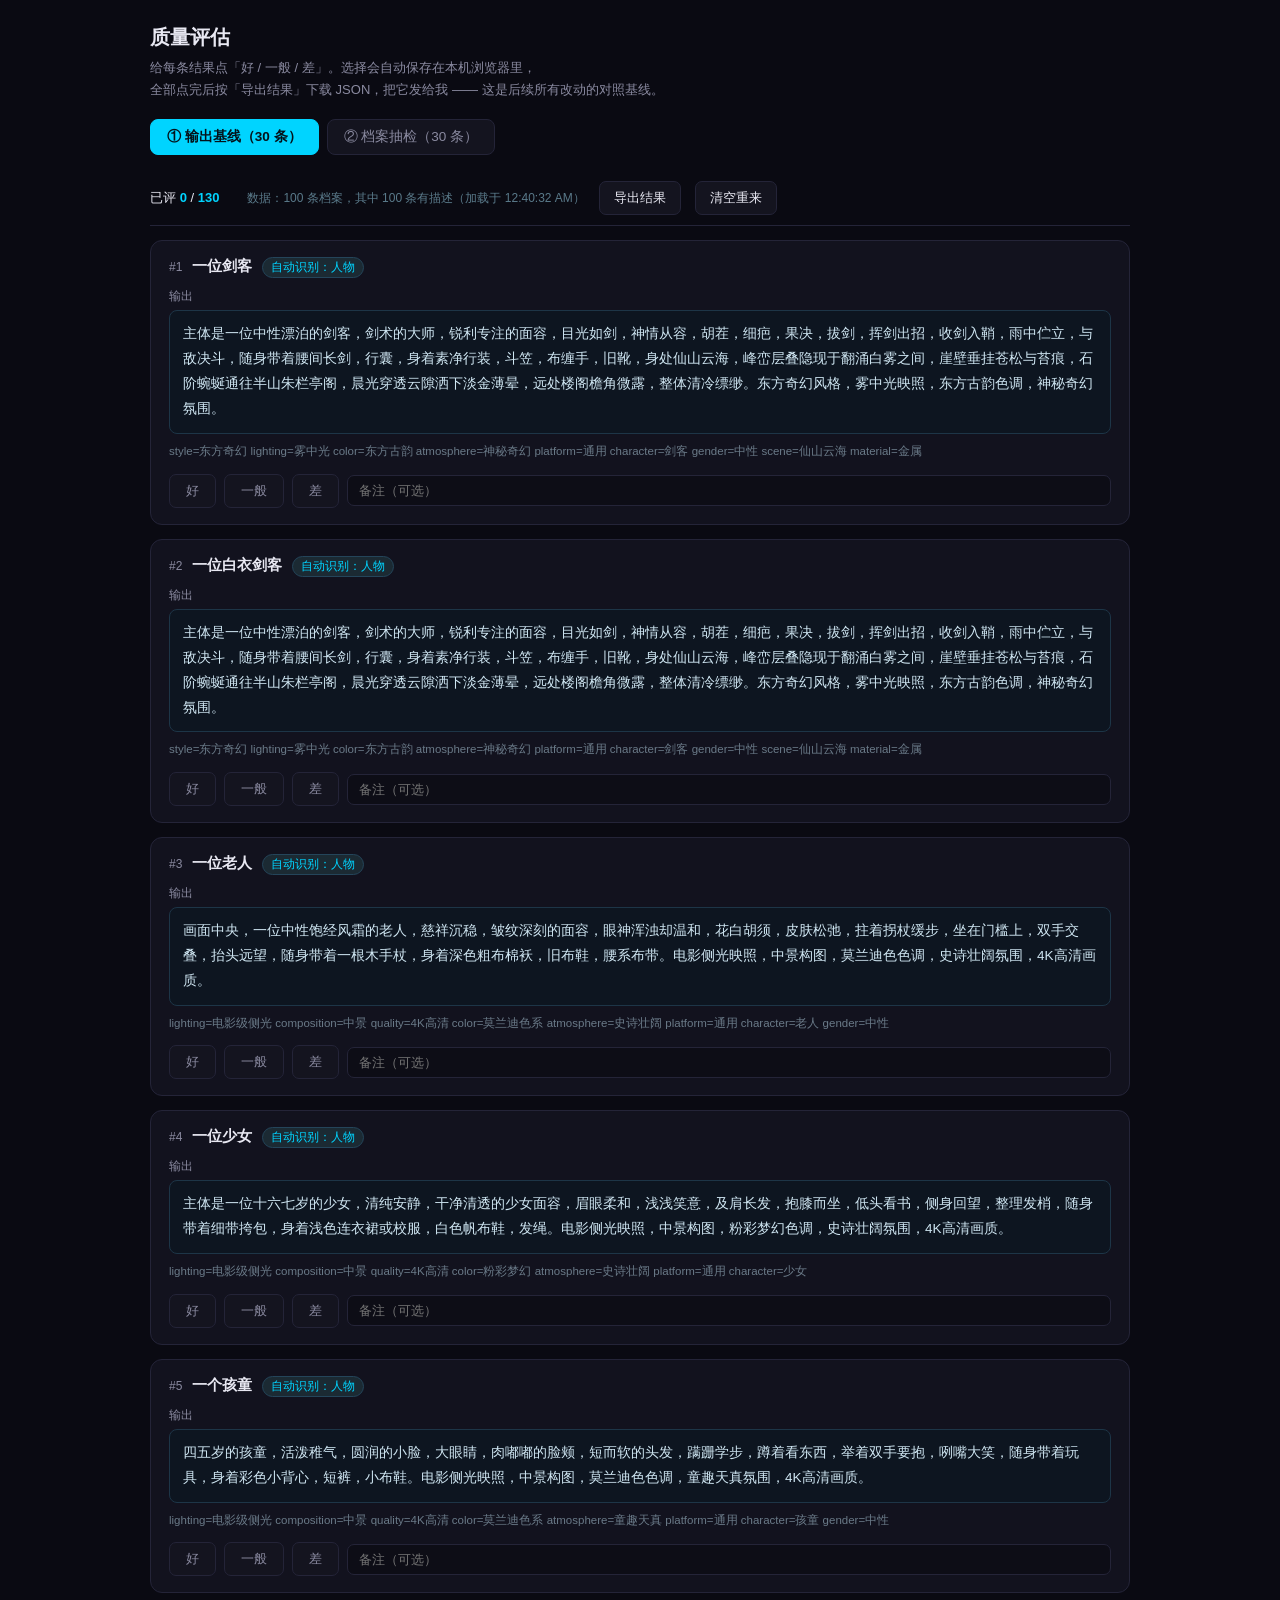
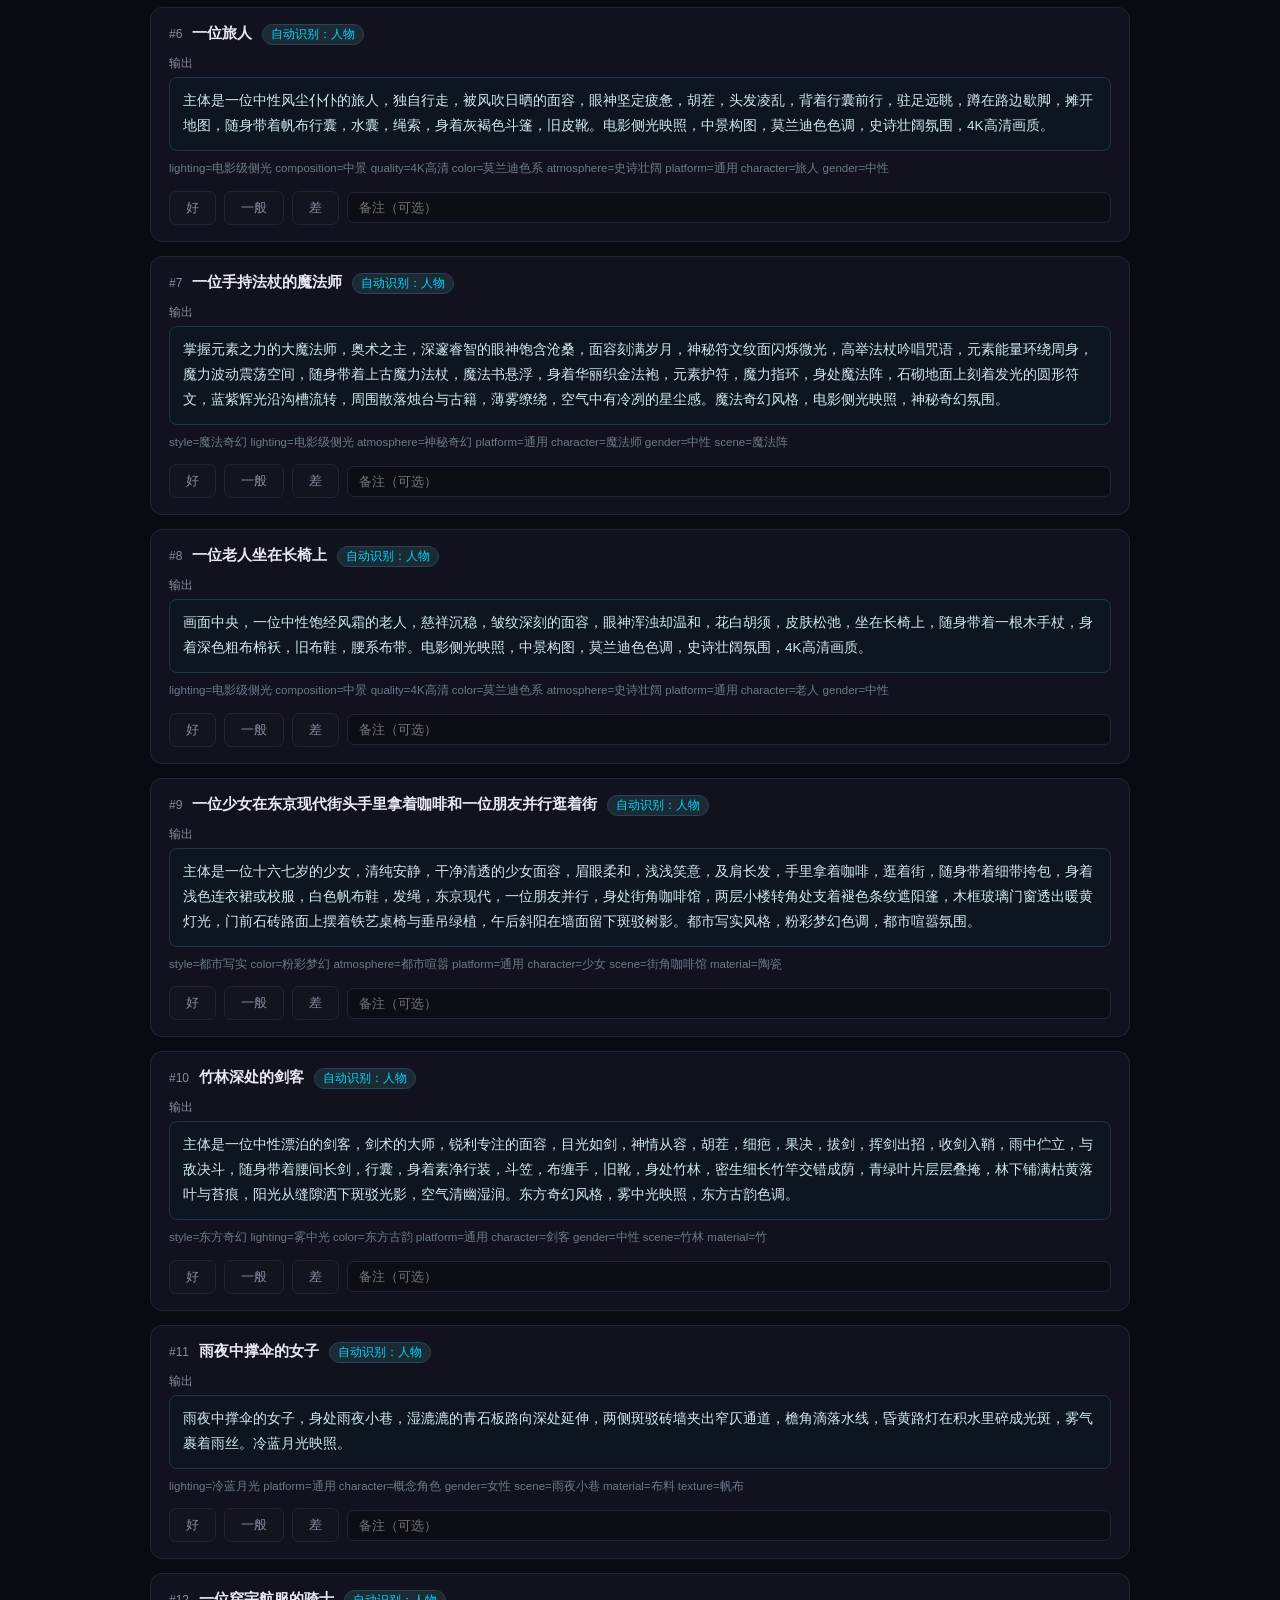
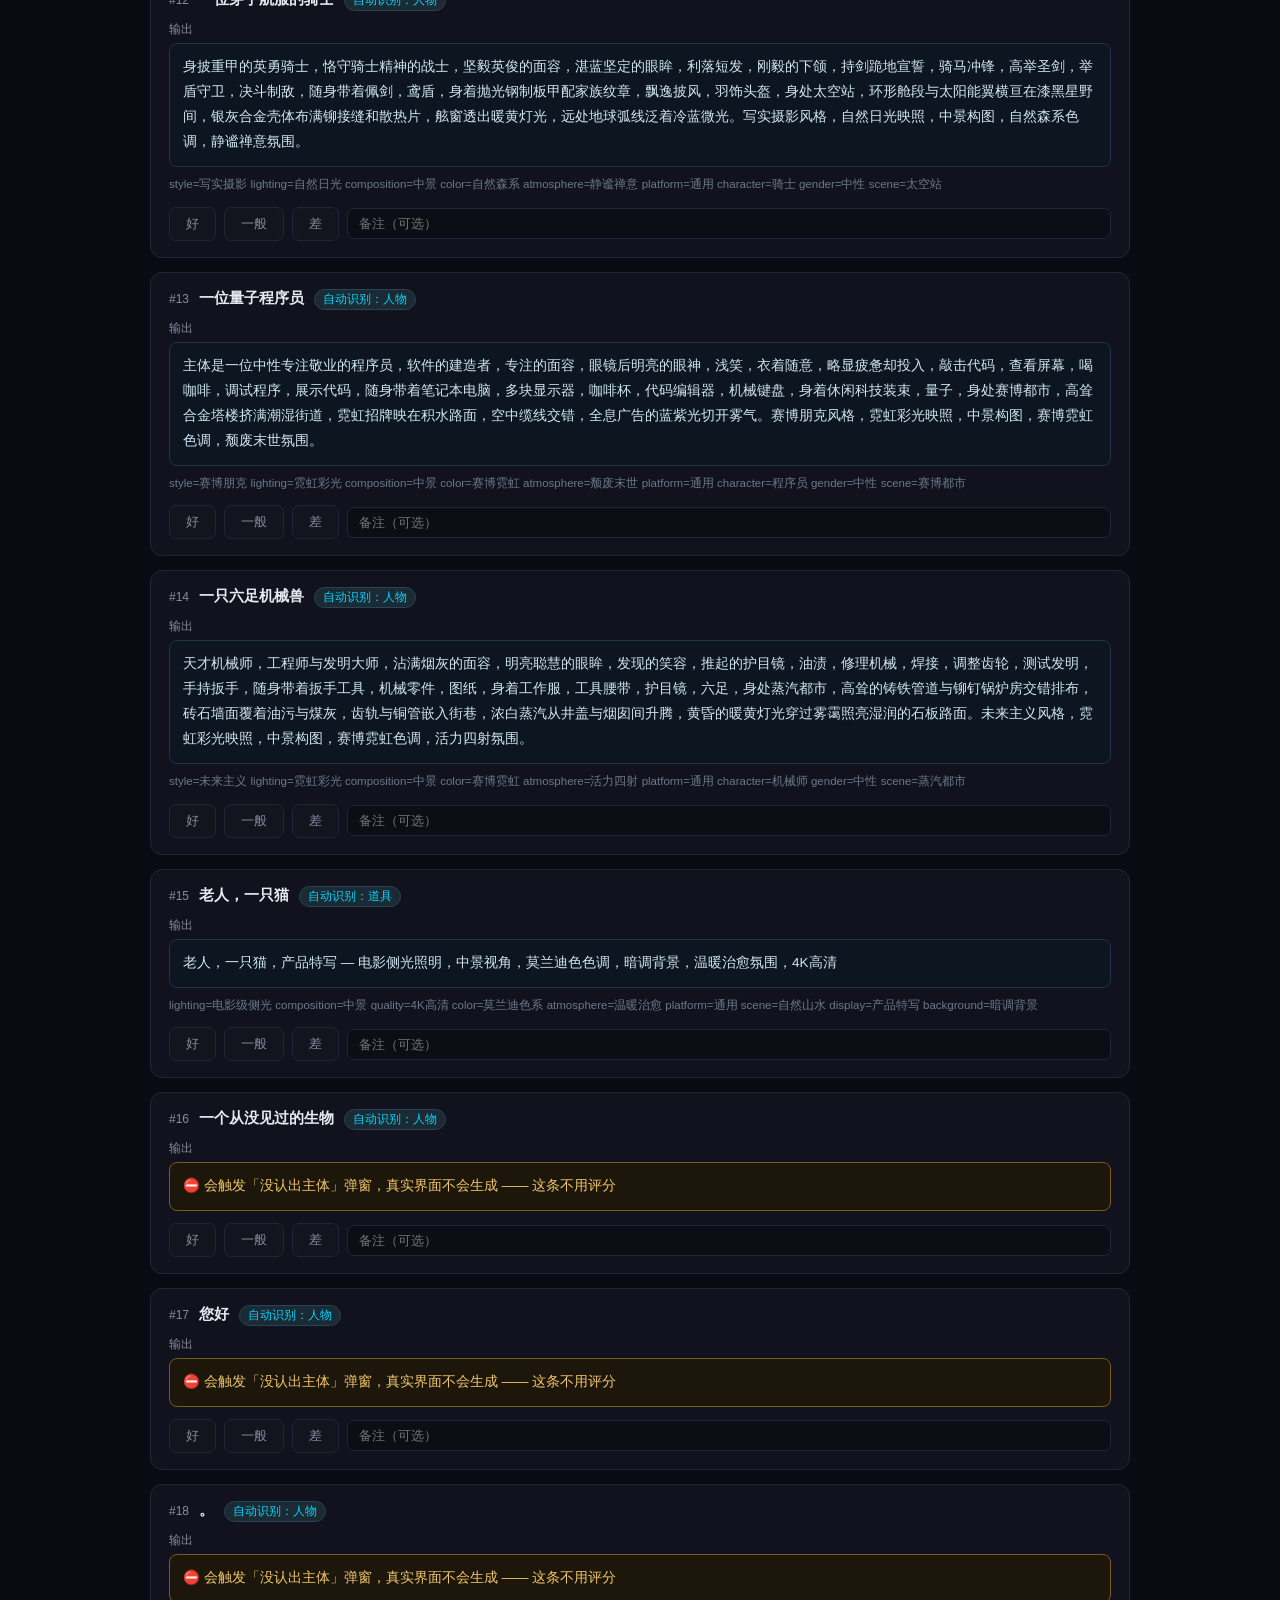
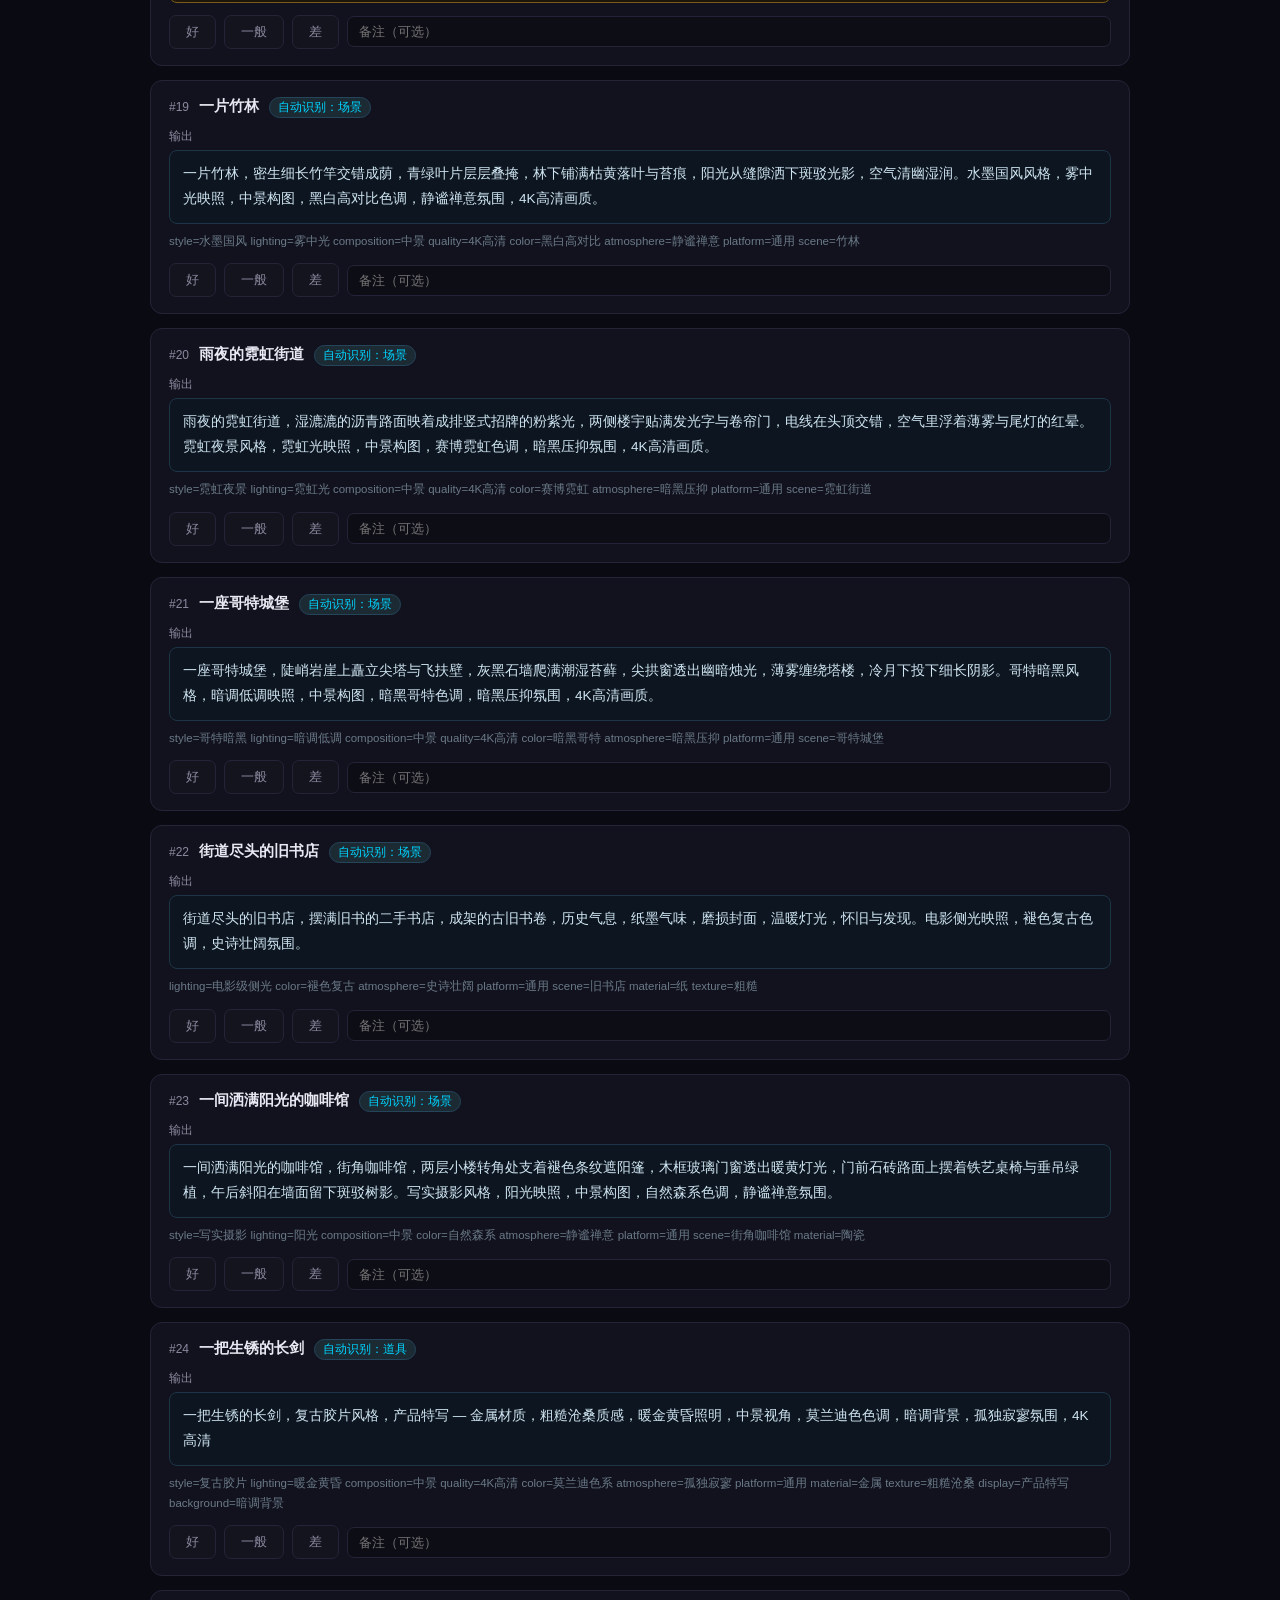
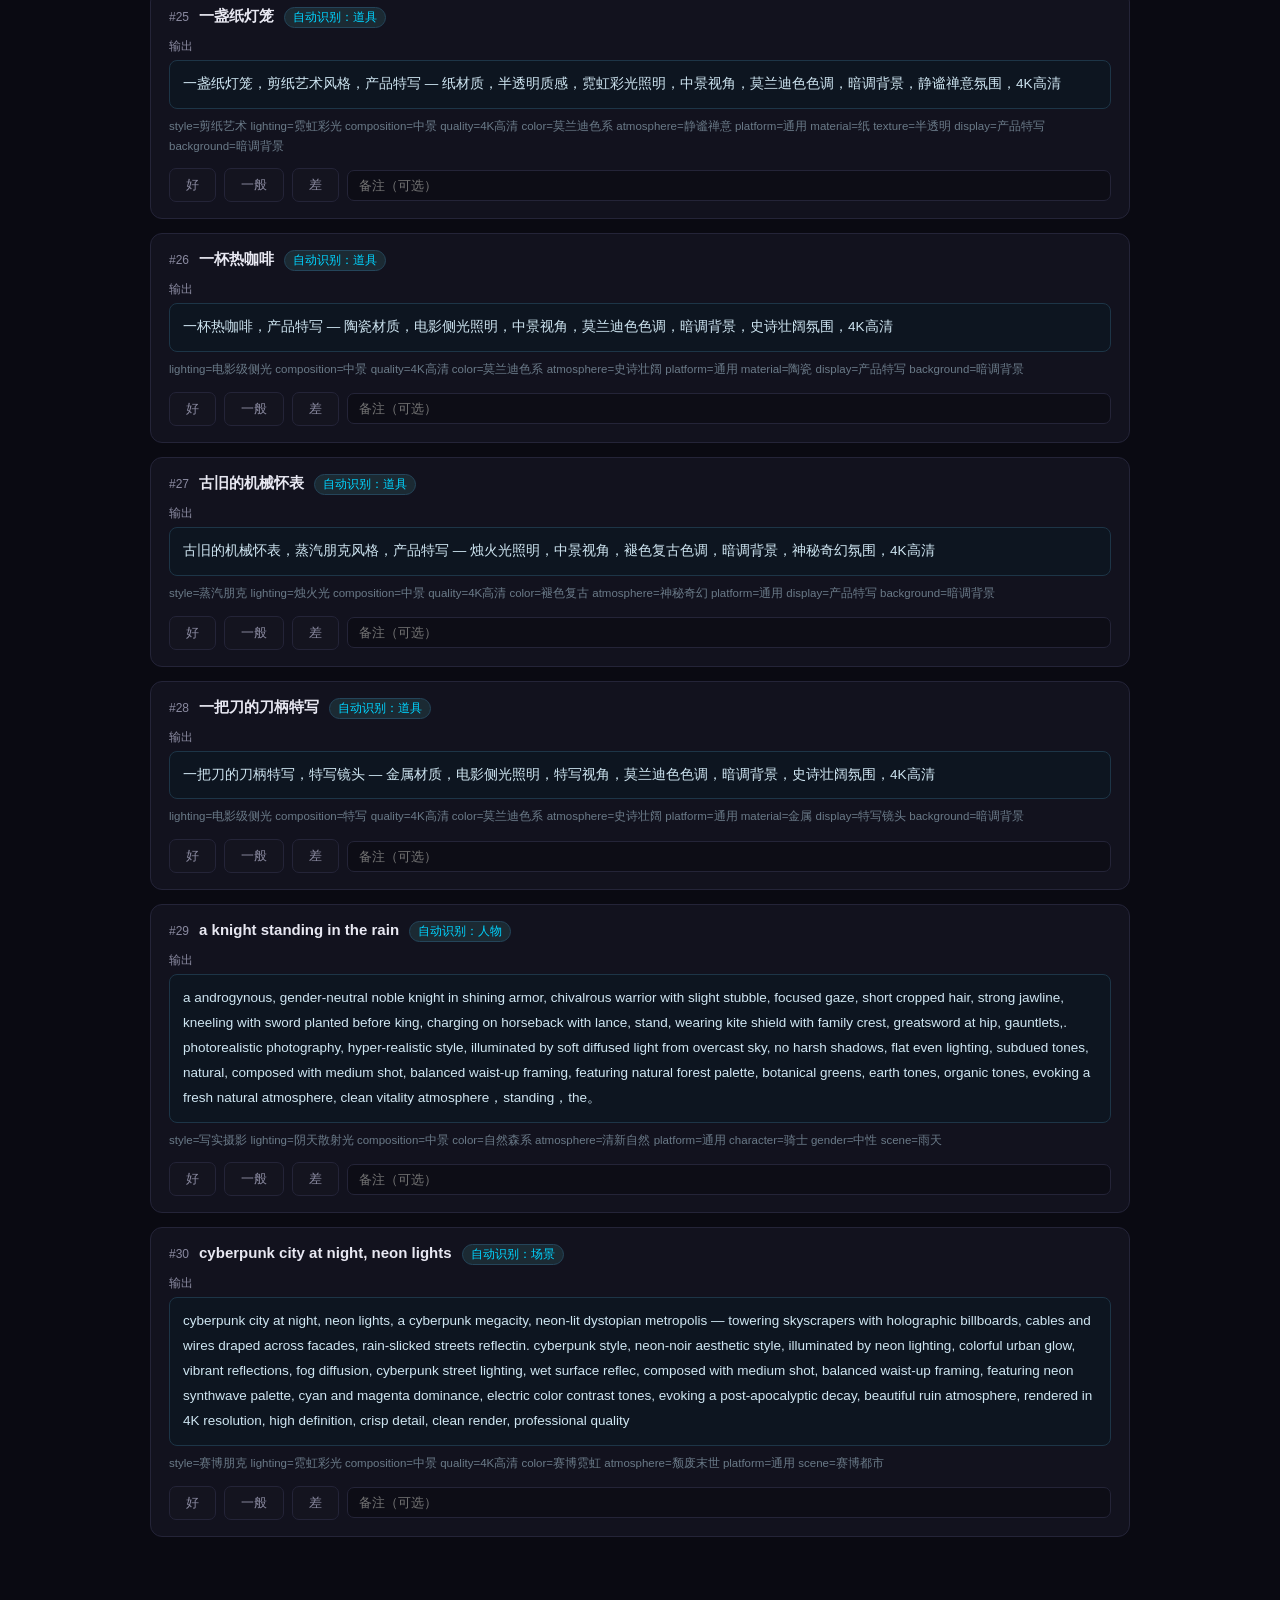
<file: review.html>
<!DOCTYPE html>
<html lang="zh-CN">
<head>
<meta charset="UTF-8">
<meta name="viewport" content="width=device-width, initial-scale=1">
<title>PromptLab · 质量评估</title>
<style>
  :root {
    --bg:#0a0a12; --card:#12121e; --line:#242438; --ink:#e8e8f2;
    --dim:#8a8aa0; --cyan:#00d4ff; --good:#22c55e; --mid:#f59e0b; --bad:#ef4444;
  }
  * { box-sizing: border-box; }
  body {
    margin:0; background:var(--bg); color:var(--ink);
    font-family: -apple-system, "Segoe UI", "Microsoft YaHei", sans-serif;
    padding: 24px 16px 80px;
  }
  .wrap { max-width: 980px; margin: 0 auto; }
  h1 { font-size: 20px; margin: 0 0 6px; }
  .sub { color: var(--dim); font-size: 13px; margin-bottom: 18px; line-height:1.7; }
  .tabs { display:flex; gap:8px; margin-bottom:16px; flex-wrap:wrap; }
  .tab {
    padding: 8px 16px; border-radius: 8px; border:1px solid var(--line);
    background: #14141f; color: var(--dim); cursor: pointer; font-size: 13.5px;
  }
  .tab.active { background: var(--cyan); color:#04121a; border-color: var(--cyan); font-weight:700; }
  .bar {
    position: sticky; top:0; z-index:10; background:var(--bg);
    padding: 10px 0; margin-bottom: 14px; border-bottom:1px solid var(--line);
    display:flex; align-items:center; gap:14px; flex-wrap:wrap; font-size:13px;
  }
  .bar b { color: var(--cyan); }
  .btn {
    padding: 7px 14px; border-radius:7px; border:1px solid var(--line);
    background:#14141f; color:var(--ink); cursor:pointer; font-size:13px;
  }
  .btn:hover { border-color: var(--cyan); }
  .card {
    background: var(--card); border:1px solid var(--line); border-radius: 12px;
    padding: 16px 18px; margin-bottom: 14px;
  }
  .head { display:flex; align-items:baseline; gap:10px; flex-wrap:wrap; margin-bottom:10px; }
  .no { color:var(--dim); font-size:12px; font-variant-numeric: tabular-nums; }
  .q { font-size:15px; font-weight:600; }
  .tag {
    font-size:11.5px; padding:2px 8px; border-radius:20px;
    background:#1b2a33; color:var(--cyan); border:1px solid #24455a;
  }
  .tag.kind { background:#2a2440; color:#c4a8ff; border-color:#3b3160; }
  .label { font-size:12px; color:var(--dim); margin: 10px 0 5px; }
  .out {
    background:#0d1520; border:1px solid #1d3547; border-radius:8px;
    padding: 11px 13px; font-size:13.5px; line-height:1.85; color:#cfe6f2;
    white-space: pre-wrap; word-break: break-word;
  }
  .dims { font-size:11.5px; color:#6a7a88; margin-top:8px; line-height:1.7; }
  .rate { display:flex; gap:8px; margin-top:12px; flex-wrap:wrap; align-items:center; }
  .r {
    padding: 7px 16px; border-radius:7px; border:1px solid var(--line);
    background:#14141f; color:var(--dim); cursor:pointer; font-size:13px;
  }
  .r.good.on { background:var(--good); color:#04120a; border-color:var(--good); font-weight:700; }
  .r.mid.on  { background:var(--mid);  color:#1a1000; border-color:var(--mid);  font-weight:700; }
  .r.bad.on  { background:var(--bad);  color:#fff;    border-color:var(--bad);  font-weight:700; }
  input.note {
    flex:1; min-width:200px; padding:7px 11px; border-radius:7px;
    border:1px solid var(--line); background:#0d0d16; color:var(--ink); font-size:13px;
  }
  .err { color: var(--bad); font-size:13px; }
  .hidden { display:none; }
</style>
</head>
<body>
<div class="wrap">
  <h1>质量评估</h1>
  <div class="sub">
    给每条结果点「好 / 一般 / 差」。选择会自动保存在本机浏览器里，<br>
    全部点完后按「导出结果」下载 JSON，把它发给我 —— 这是后续所有改动的对照基线。
  </div>

  <div class="tabs">
    <div class="tab active" data-panel="cases">① 输出基线（30 条）</div>
    <div class="tab" data-panel="archives">② 档案抽检（30 条）</div>
  </div>

  <div class="bar">
    <span>已评 <b id="doneCount">0</b> / <b id="totalCount">0</b></span>
    <span id="scoreLine" style="color:var(--dim)"></span>
    <span id="dataFp" style="color:#5a7a8a;font-size:12px"></span>
    <button class="btn" id="btnExport">导出结果</button>
    <button class="btn" id="btnReset">清空重来</button>
  </div>

  <div id="casesPanel"></div>
  <div id="archivesPanel" class="hidden"></div>
</div>

<script>
(function () {
  var STORE_KEY = 'promptlab-review-v1';
  var state = {};
  try { state = JSON.parse(localStorage.getItem(STORE_KEY) || '{}'); } catch (e) { state = {}; }

  function save() {
    try { localStorage.setItem(STORE_KEY, JSON.stringify(state)); } catch (e) {}
  }

  function esc(s) {
    return String(s == null ? '' : s)
      .replace(/&/g, '&amp;').replace(/</g, '&lt;').replace(/>/g, '&gt;')
      .replace(/"/g, '&quot;');
  }

  function rateBtns(key) {
    var cur = state[key] ? state[key].r : '';
    return ['good', 'mid', 'bad'].map(function (r) {
      var label = r === 'good' ? '好' : (r === 'mid' ? '一般' : '差');
      return '<button class="r ' + r + (cur === r ? ' on' : '') + '" data-key="' + key +
             '" data-r="' + r + '">' + label + '</button>';
    }).join('');
  }

  function renderCases(data) {
    var html = '';
    data.forEach(function (c, i) {
      var key = 'case-' + i;
      var st = state[key] || {};
      html += '<div class="card">' +
        '<div class="head">' +
          '<span class="no">#' + (i + 1) + '</span>' +
          '<span class="q">' + esc(c.input || '（空）') + '</span>' +
          '<span class="tag">自动识别：' + esc({ character: '人物', scene: '场景', prop: '道具' }[c.mode] || c.mode || '—') + '</span>' +
        '</div>' +
        '<div class="label">输出</div>' +
        (c.gated
          ? '<div class="out" style="border-color:#7a5a1d;background:#1d160a;color:#f0c66b">' +
            '⛔ 会触发「没认出主体」弹窗，真实界面不会生成 —— 这条不用评分</div>'
          : (c.error
            ? '<div class="out err">生成失败：' + esc(c.error) + '</div>'
            : '<div class="out">' + esc(c.output || '（空）') + '</div>')) +
        '<div class="dims">' + esc((c.dims || []).join('  ')) + '</div>' +
        '<div class="rate">' + rateBtns(key) +
          '<input class="note" data-note="' + key + '" placeholder="备注（可选）" value="' +
          esc(st.note || '') + '">' +
        '</div>' +
      '</div>';
    });
    document.getElementById('casesPanel').innerHTML = html;
  }

  function renderArchives(data) {
    var KIND = {
      role: '角色', style: '风格', scene: '场景', color: '色彩',
      light: '光线', atmosphere: '氛围', composition: '构图'
    };
    var html = '';
    data.forEach(function (a, i) {
      var key = 'arc-' + i;
      var st = state[key] || {};
      var parts = [];
      if (a.kind === 'role') {
        if (a.core) parts.push('<b>主体</b>：' + esc(a.core));
        if (a.face) parts.push('<b>面容</b>：' + esc(a.face));
        if (a.pose) parts.push('<b>姿态</b>：' + esc(a.pose));
        if (a.detail) parts.push('<b>服饰</b>：' + esc(a.detail));
        if (a.mood) parts.push('<b>气质</b>：' + esc(a.mood));
      } else {
        var txt = a.detail || a.zhFull || a.core || '';
        txt = String(txt).replace(/^[^；]*；/, '');   // 去掉开头的名字
        parts.push(txt ? esc(txt) : '<span style="color:#a33">（这条还没有描述）</span>');
      }
      html += '<div class="card">' +
        '<div class="head">' +
          '<span class="no">#' + (i + 1) + '</span>' +
          '<span class="q">' + esc(a.name) + '</span>' +
          '<span class="tag kind">' + esc(KIND[a.kind] || a.kind) + '</span>' +
        '</div>' +
        '<div class="out">' + parts.join('<br>') + '</div>' +
        '<div class="rate">' + rateBtns(key) +
          '<input class="note" data-note="' + key + '" placeholder="哪一句不对？（可选）" value="' +
          esc(st.note || '') + '">' +
        '</div>' +
      '</div>';
    });
    document.getElementById('archivesPanel').innerHTML = html;
  }

  function updateCounts() {
    var keys = Object.keys(state).filter(function (k) { return state[k] && state[k].r; });
    var good = keys.filter(function (k) { return state[k].r === 'good'; }).length;
    var mid = keys.filter(function (k) { return state[k].r === 'mid'; }).length;
    var bad = keys.filter(function (k) { return state[k].r === 'bad'; }).length;
    document.getElementById('doneCount').textContent = keys.length;
    document.getElementById('scoreLine').textContent =
      keys.length ? ('好 ' + good + ' · 一般 ' + mid + ' · 差 ' + bad) : '';
  }

  function onRate(key, r) {
    state[key] = state[key] || {};
    state[key].r = (state[key].r === r) ? '' : r;
    save();
    document.querySelectorAll('button.r[data-key="' + key + '"]').forEach(function (b) {
      b.classList.toggle('on', b.getAttribute('data-r') === state[key].r);
    });
    updateCounts();
  }

  function onNote(key, val) {
    state[key] = state[key] || {};
    state[key].note = val;
    save();
  }

  document.addEventListener('click', function (e) {
    var t = e.target;
    if (t.classList && t.classList.contains('r')) {
      onRate(t.getAttribute('data-key'), t.getAttribute('data-r'));
    }
    if (t.classList && t.classList.contains('tab')) {
      document.querySelectorAll('.tab').forEach(function (x) { x.classList.remove('active'); });
      t.classList.add('active');
      var p = t.getAttribute('data-panel');
      document.getElementById('casesPanel').classList.toggle('hidden', p !== 'cases');
      document.getElementById('archivesPanel').classList.toggle('hidden', p !== 'archives');
    }
  });

  document.addEventListener('input', function (e) {
    var t = e.target;
    if (t.dataset && t.dataset.note) onNote(t.dataset.note, t.value);
  });

  document.getElementById('btnExport').onclick = function () {
    var out = { savedAt: new Date().toISOString(), ratings: state };
    var blob = new Blob([JSON.stringify(out, null, 2)], { type: 'application/json' });
    var a = document.createElement('a');
    a.href = URL.createObjectURL(blob);
    a.download = 'review-result.json';
    a.click();
    setTimeout(function () { URL.revokeObjectURL(a.href); }, 2000);
  };

  document.getElementById('btnReset').onclick = function () {
    if (!confirm('清空所有评分？')) return;
    state = {};
    save();
    location.reload();
  };

  Promise.all([
    fetch('_dev/baseline-cases.json?_=' + Date.now(), { cache: 'no-store' }).then(function (r) { return r.json(); }),
    fetch('_dev/archive-review.json?_=' + Date.now(), { cache: 'no-store' }).then(function (r) { return r.json(); })
  ]).then(function (res) {
    renderCases(res[0]);
    renderArchives(res[1]);
    document.getElementById('totalCount').textContent = res[0].length + res[1].length;
    var withDesc = res[1].filter(function (a) { return a.detail || (a.zhFull || '').indexOf('；') >= 0; }).length;
    var fp = document.getElementById('dataFp');
    if (fp) fp.textContent = '数据：' + res[1].length + ' 条档案，其中 ' + withDesc + ' 条有描述（加载于 ' +
      new Date().toLocaleTimeString() + '）';
    updateCounts();
  }).catch(function (e) {
    document.querySelector('.wrap').insertAdjacentHTML('beforeend',
      '<div class="out err">数据加载失败：' + esc(e.message) +
      '<br>请确认从 http://127.0.0.1:8777/review.html 打开，而不是双击文件。</div>');
  });
})();
</script>
</body>
</html>
</file>
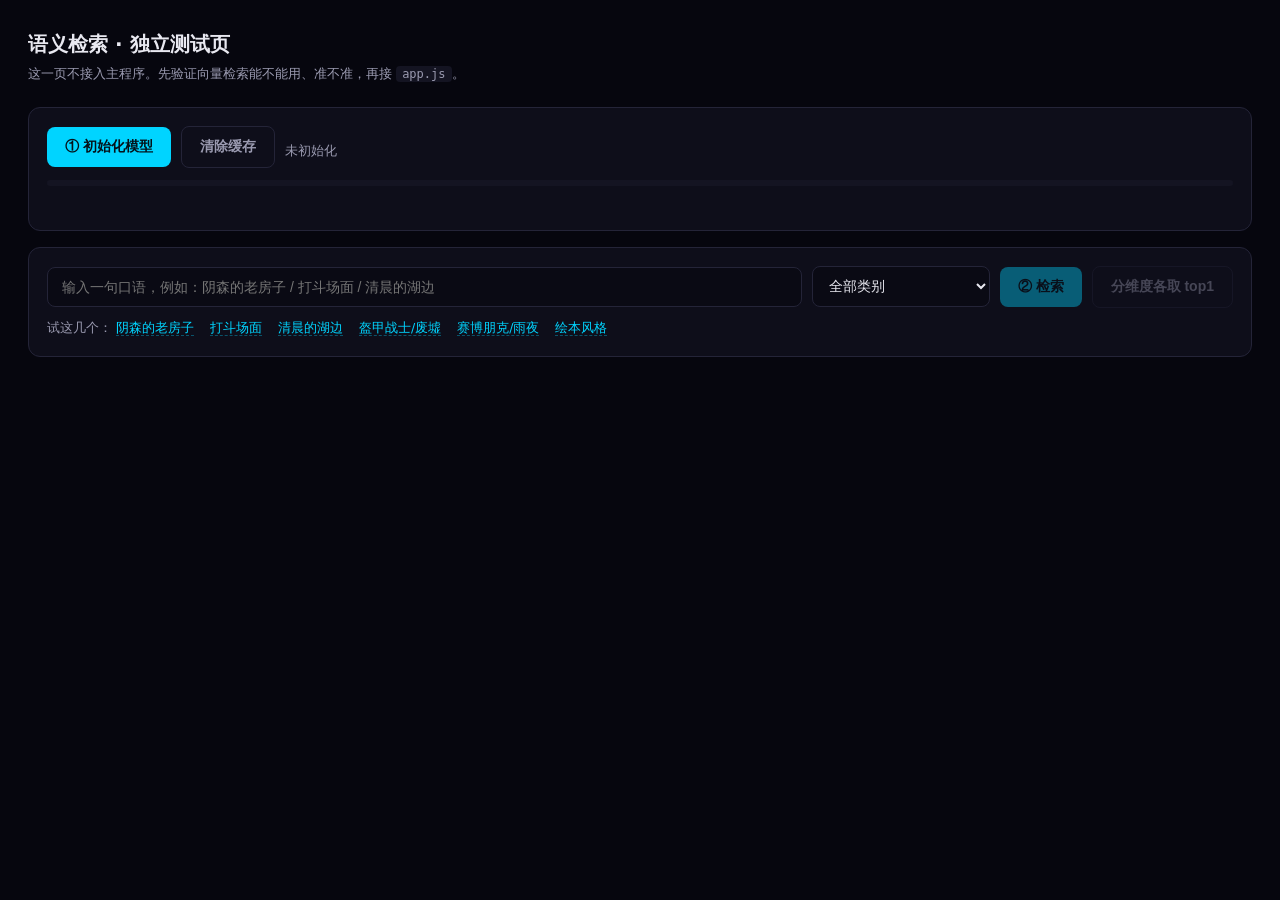
<file: test-semantic.html>
<!DOCTYPE html>
<html lang="zh-CN">
<head>
<meta charset="UTF-8">
<meta name="viewport" content="width=device-width, initial-scale=1.0">
<title>语义检索 · 独立测试（不接入主程序）</title>
<style>
  :root{
    --bg:#06060e; --surface:#0e0e1a; --border:#242438; --text:#e8e8f0;
    --sub:#9a9ab0; --accent:#00d4ff; --warm:#ff6b35; --ok:#38d39f; --err:#ff5470;
  }
  *{box-sizing:border-box}
  body{margin:0;padding:28px;background:var(--bg);color:var(--text);
    font-family:'Outfit',system-ui,-apple-system,'Microsoft YaHei',sans-serif;line-height:1.6}
  h1{font-size:20px;margin:0 0 4px;font-weight:700}
  .sub{color:var(--sub);font-size:13px;margin-bottom:22px}
  .card{background:var(--surface);border:1px solid var(--border);border-radius:12px;padding:18px;margin-bottom:16px}
  .row{display:flex;gap:10px;align-items:center;flex-wrap:wrap}
  input[type=text]{flex:1;min-width:220px;padding:11px 14px;border-radius:8px;
    border:1px solid var(--border);background:#0a0a14;color:var(--text);font-size:14px;outline:none}
  input[type=text]:focus{border-color:var(--accent)}
  button{padding:11px 18px;border-radius:8px;border:none;cursor:pointer;font-size:14px;font-weight:600;
    background:var(--accent);color:#04121a}
  button:disabled{opacity:.4;cursor:not-allowed}
  button.ghost{background:transparent;border:1px solid var(--border);color:var(--sub)}
  .bar{height:6px;background:#141422;border-radius:99px;overflow:hidden;margin-top:12px}
  .bar > i{display:block;height:100%;width:0;background:linear-gradient(90deg,var(--accent),var(--warm));transition:width .2s}
  .msg{font-size:12.5px;color:var(--sub);margin-top:8px;min-height:18px}
  .msg.err{color:var(--err)}
  .msg.ok{color:var(--ok)}
  .preset{font-size:12.5px;color:var(--sub);margin-top:10px}
  .preset a{color:var(--accent);text-decoration:none;cursor:pointer;margin-right:12px;
    border-bottom:1px dashed rgba(0,212,255,.35)}
  .hit{border-top:1px solid var(--border);padding:12px 0}
  .hit:first-child{border-top:none}
  .hit .h{display:flex;gap:10px;align-items:baseline;flex-wrap:wrap}
  .tag{font-size:11px;padding:2px 8px;border-radius:99px;background:rgba(0,212,255,.1);
    color:var(--accent);border:1px solid rgba(0,212,255,.25)}
  .name{font-weight:700;font-size:14.5px}
  .score{font-size:12px;color:var(--sub);margin-left:auto}
  .desc{font-size:12.5px;color:var(--sub);margin-top:4px;
    display:-webkit-box;-webkit-line-clamp:2;-webkit-box-orient:vertical;overflow:hidden}
  .meta{font-size:12px;color:#6a6a80;margin-top:6px}
  code{background:#141422;padding:1px 6px;border-radius:4px;font-size:12px}
</style>
</head>
<body>

<h1>语义检索 · 独立测试页</h1>
<div class="sub">
  这一页不接入主程序。先验证向量检索能不能用、准不准，再接 <code>app.js</code>。
</div>

<div class="card">
  <div class="row">
    <button id="btnInit">① 初始化模型</button>
    <button id="btnClear" class="ghost">清除缓存</button>
    <span class="msg" id="stat">未初始化</span>
  </div>
  <div class="bar"><i id="bar"></i></div>
  <div class="msg" id="prog"></div>
</div>

<div class="card">
  <div class="row">
    <input type="text" id="q" placeholder="输入一句口语，例如：阴森的老房子 / 打斗场面 / 清晨的湖边">
    <select id="kind" style="padding:11px 12px;border-radius:8px;border:1px solid var(--border);background:#0a0a14;color:var(--text);font-size:13.5px">
      <option value="">全部类别</option>
      <option value="scene">只搜场景 scene</option>
      <option value="atmosphere">只搜氛围 atmosphere</option>
      <option value="style">只搜风格 style</option>
      <option value="light">只搜光线 light</option>
      <option value="composition">只搜构图 composition</option>
      <option value="color">只搜色彩 color</option>
      <option value="role">只搜角色 role</option>
    </select>
    <button id="btnSearch" disabled>② 检索</button>
    <button id="btnByDim" class="ghost" disabled>分维度各取 top1</button>
  </div>
  <div class="preset">
    试这几个：
    <a data-q="阴森的老房子，晚上，有雾">阴森的老房子</a>
    <a data-q="两个人在打架，动作很快">打斗场面</a>
    <a data-q="清晨的湖边，很安静">清晨的湖边</a>
    <a data-q="一个穿盔甲的战士站在废墟里">盔甲战士/废墟</a>
    <a data-q="赛博朋克风的街道，下雨">赛博朋克/雨夜</a>
    <a data-q="小孩子的绘本风格">绘本风格</a>
  </div>
</div>

<div class="card" id="resultsWrap" style="display:none">
  <div class="msg" id="timing"></div>
  <div id="results"></div>
</div>

<script src="semantic-search.js"></script>
<script>
(function(){
  var $ = function(id){ return document.getElementById(id); };
  var bar = $('bar'), prog = $('prog'), stat = $('stat');
  var btnInit = $('btnInit'), btnSearch = $('btnSearch'), btnClear = $('btnClear');
  var btnByDim = $('btnByDim'), kindSel = $('kind');

  function setBar(p){ bar.style.width = Math.max(0, Math.min(100, p)) + '%'; }
  function setMsg(el, text, cls){ el.textContent = text; el.className = 'msg' + (cls ? ' ' + cls : ''); }

  btnInit.addEventListener('click', async function(){
    btnInit.disabled = true;
    setMsg(prog, '开始初始化…');
    setMsg(stat, '加载中');
    var t0 = performance.now();
    var ok = await SemanticSearch.init({
      onProgress: function(p){
        setBar(p.percent || 0);
        var label = ({
          model:'模型', entries:'词条', encode:'编码', done:'完成', error:'错误'
        })[p.stage] || p.stage;
        setMsg(prog, '[' + label + '] ' + (p.message || '') +
              (p.total ? '  ' + p.current + '/' + p.total + ' (' + p.percent + '%)' : ''));
      }
    });
    var sec = ((performance.now() - t0) / 1000).toFixed(1);
    if (ok) {
      var s = SemanticSearch.stats;
      var d = s.diag || {};
      setBar(100);
      setMsg(stat, '就绪：' + s.entries + ' 条 / ' + s.dim + ' 维（' + sec + 's）· 模式 ' + d.mode, 'ok');
      setMsg(prog, '向量已预计算，查询走本地 /api/embed（约 4ms）。不再在浏览器里编码词条。', 'ok');
      btnSearch.disabled = false;
      btnByDim.disabled = false;
    } else {
      setMsg(stat, '初始化失败', 'err');
      var err = SemanticSearch.error;
      var box = '<div class="msg err" style="white-space:pre-wrap">' +
        '错误：' + (err && err.message ? err.message : '未知') +
        (err && err.stack ? '\n\n' + String(err.stack).split('\n').slice(0, 6).join('\n') : '') +
        '</div>';
      $('prog').innerHTML = box;
      btnInit.disabled = false;
    }
  });

  btnClear.addEventListener('click', function(){
    SemanticSearch.clearCache();
    setMsg(prog, '缓存已清除，下次会重新编码。');
  });

  async function doSearch(){
    var q = $('q').value.trim();
    if (!q) return;
    var kind = kindSel.value || null;
    btnSearch.disabled = true;
    var t0 = performance.now();
    var hits = await SemanticSearch.search(q, 8, { kind: kind });
    var ms = Math.round(performance.now() - t0);
    btnSearch.disabled = false;

    $('resultsWrap').style.display = 'block';
    $('timing').textContent = '查询「' + q + '」' + (kind ? '（限定 ' + kind + '）' : '（全部类别）') +
      ' → 命中 ' + hits.length + ' 条，耗时 ' + ms + ' ms';
    $('timing').className = 'msg ok';

    var html = hits.map(function(h){
      var desc = (h.zh || h.en || '').replace(/</g,'&lt;');
      return '<div class="hit">' +
        '<div class="h"><span class="tag">' + h.kind + '</span>' +
        '<span class="name">' + h.name + '</span>' +
        '<span class="score">相似度 ' + h.score + '</span></div>' +
        '<div class="desc">' + desc + '</div>' +
        (h.neg ? '<div class="meta">负向：' + h.neg.replace(/</g,'&lt;').slice(0,110) + '…</div>' : '') +
        '</div>';
    }).join('');
    $('results').innerHTML = html || '<div class="msg">没有命中</div>';
  }

  async function doByDim(){
    var q = $('q').value.trim();
    if (!q) return;
    btnByDim.disabled = true;
    var t0 = performance.now();
    var byDim = await SemanticSearch.searchByDimension(q, 1);
    var ms = Math.round(performance.now() - t0);
    btnByDim.disabled = false;
    var order = ['role','scene','style','light','composition','color','atmosphere','quality'];
    var cn = {role:'角色',scene:'场景',style:'风格',light:'光线',composition:'构图',color:'色彩',atmosphere:'氛围',quality:'画质'};
    var rows = order.map(function(k){
      var h = (byDim[k] || [])[0];
      if (!h) return '';
      return '<div class="hit"><div class="h">' +
        '<span class="tag">' + cn[k] + '</span>' +
        '<span class="name">' + h.name + '</span>' +
        '<span class="score">' + h.score + '</span></div></div>';
    }).join('');
    $('resultsWrap').style.display = 'block';
    $('timing').textContent = '「' + q + '」→ 每个维度各取 top1（这才是 V5 的接入方式），耗时 ' + ms + ' ms';
    $('timing').className = 'msg ok';
    $('results').innerHTML = rows;
  }

  btnSearch.addEventListener('click', doSearch);
  btnByDim.addEventListener('click', doByDim);
  $('q').addEventListener('keydown', function(e){ if (e.key === 'Enter') doSearch(); });
  document.querySelectorAll('.preset a').forEach(function(a){
    a.addEventListener('click', function(){
      $('q').value = a.dataset.q;
      if (SemanticSearch.isReady) doSearch();
    });
  });
})();
</script>
</body>
</html>
</file>
